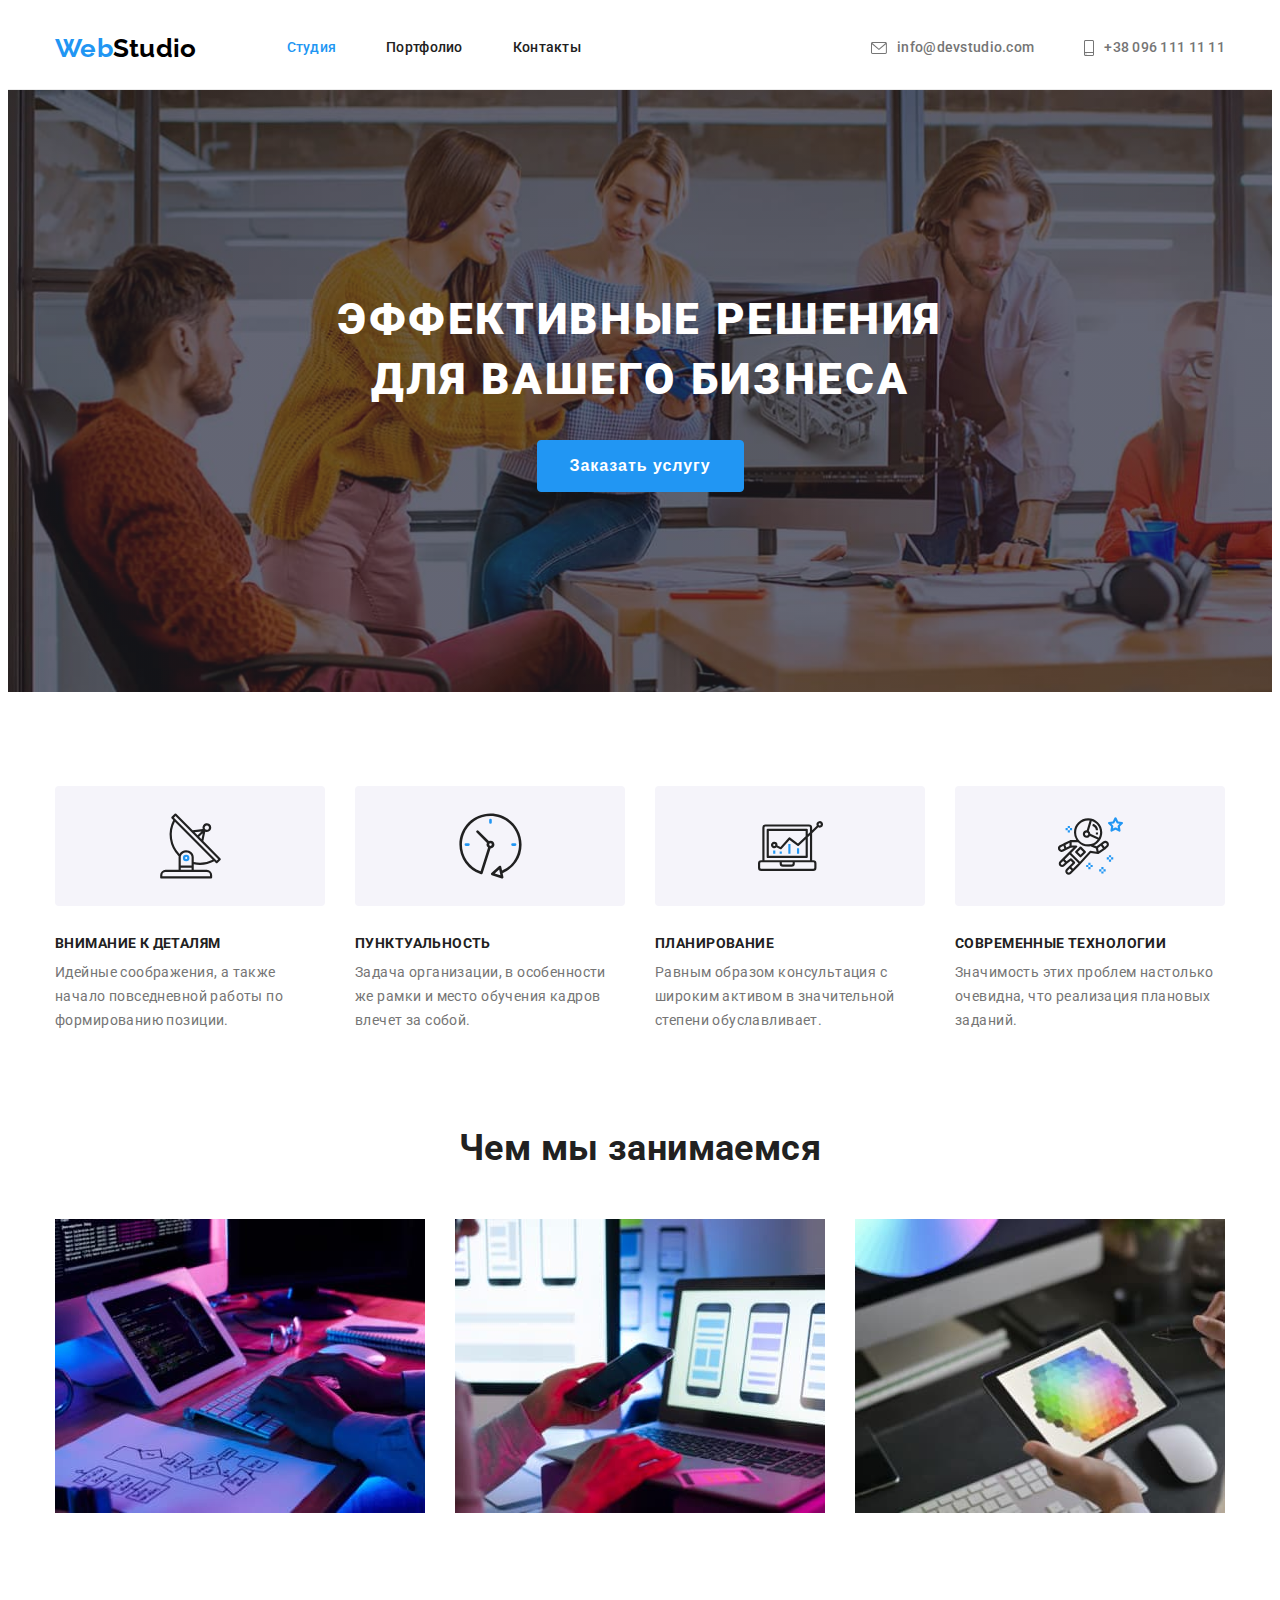
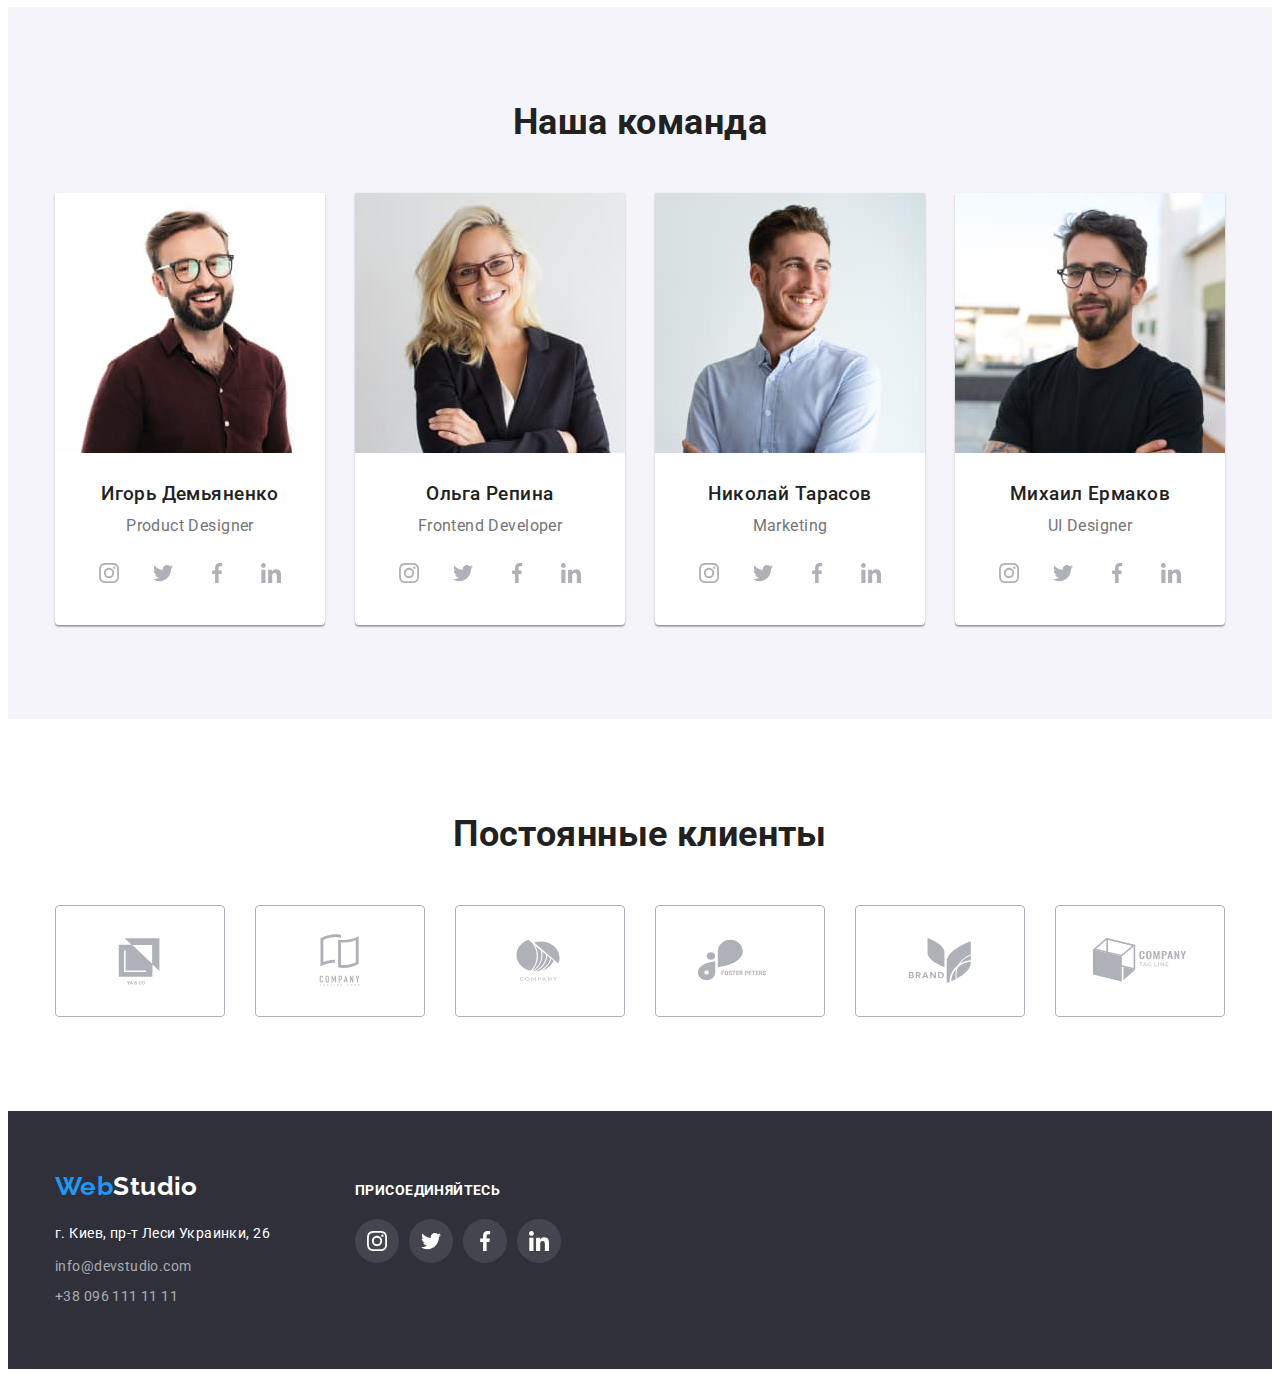
<file: index.html>
<!DOCTYPE html>
<html lang="ru">
  <head>
    <meta charset="UTF-8" />
    <meta http-equiv="X-UA-Compatible" content="IE=edge" />
    <meta name="viewport" content="width=device-width, initial-scale=1.0" />
    <link rel="preconnect" href="https://fonts.gstatic.com" />
    <link
      href="https://fonts.googleapis.com/css2?family=Raleway:wght@700&family=Roboto:wght@400;500;700;900&display=swap"
      rel="stylesheet"
    />
    <link
      rel="stylesheet"
      href="https://cdnjs.cloudflare.com/ajax/libs/modern-normalize/1.0.0/modern-normalize.min.css"
      integrity="sha512-ISS7cAi1PEhQ8jnbJpJZMd29NlhNj4AWYyLOSp2CE/CsHxTCu+r+t0D2yoJudVrd0/8fTVPUVDzY5Tvli75u/g=="
      crossorigin="anonymous"
    />
    <link rel="stylesheet" href="./css/styles.css" />
    <title>WebStudio | Студия</title>
  </head>
  <body>
    <header class="header">
      <div class="container">
        <nav class="navigation">
          <a class="logo link" href="./"><span class="accent">Web</span>Studio</a>
          <ul class="list menu">
            <li class="menu-item"><a class="link current" href="./index.html">Студия</a></li>
            <li class="menu-item"><a class="link" href="./portfolio.html">Портфолио</a></li>
            <li class="menu-item"><a class="link" href="">Контакты</a></li>
          </ul>
        </nav>
        <ul class="list contacts">
          <li class="contacts-item">
            <a class="link contacts-item-link" href="mailto:info@devstudio.com"
              ><svg width="16" height="12" class="icon contacts-icon icon-envelope">
                <use href="./images/icons/icons-bundle.svg#icon-envelope"></use>
              </svg>
              info@devstudio.com</a
            >
          </li>
          <li class="contacts-item">
            <a class="link contacts-item-link" href="tel:+380961111111"
              ><svg width="10" height="16" class="icon contacts-icon icon-smartphone">
                <use href="./images/icons/icons-bundle.svg#icon-smartphone"></use>
              </svg>
              +38 096 111 11 11</a
            >
          </li>
        </ul>
      </div>
    </header>
    <main>
      <!--Hero -->
      <section class="hero">
        <div class="container">
          <h1 class="hero-title title">Эффективные решения для вашего бизнеса</h1>
          <button class="hero-button button primary" type="button">Заказать услугу</button>
        </div>
      </section>
      <!--Characteristics-->
      <section class="qualities section">
        <div class="container">
          <h2 class="title section-title visually-hidden">Особенности</h2>
          <ul class="list flex-grid qualities-list">
            <li class="flex-grid-item qualities-list-item">
              <div class="qualities-icon-container">
                <svg width="65" height="70" class="icon qualities-icon">
                  <use href="./images/icons/icons-bundle.svg#icon-antenna"></use>
                </svg>
              </div>
              <h3 class="qualities-list-item-title title">Внимание к деталям</h3>
              <p class="qualities-list-item-text">
                Идейные соображения, а также начало повседневной работы по формированию позиции.
              </p>
            </li>
            <li class="flex-grid-item qualities-list-item">
              <div class="qualities-icon-container">
                <svg width="65" height="70" class="icon qualities-icon">
                  <use href="./images/icons/icons-bundle.svg#icon-clock"></use>
                </svg>
              </div>
              <h3 class="qualities-list-item-title title">Пунктуальность</h3>
              <p class="qualities-list-item-text">
                Задача организации, в особенности же рамки и место обучения кадров влечет за собой.
              </p>
            </li>
            <li class="flex-grid-item qualities-list-item">
              <div class="qualities-icon-container">
                <svg width="65" height="70" class="icon qualities-icon">
                  <use href="./images/icons/icons-bundle.svg#icon-diagram"></use>
                </svg>
              </div>
              <h3 class="qualities-list-item-title title">Планирование</h3>
              <p class="qualities-list-item-text">
                Равным образом консультация с широким активом в значительной степени обуславливает.
              </p>
            </li>
            <li class="flex-grid-item qualities-list-item">
              <div class="qualities-icon-container">
                <svg width="65" height="70" class="icon qualities-icon">
                  <use href="./images/icons/icons-bundle.svg#icon-astronaut"></use>
                </svg>
              </div>
              <h3 class="qualities-list-item-title title">Современные технологии</h3>
              <p class="qualities-list-item-text">
                Значимость этих проблем настолько очевидна, что реализация плановых заданий.
              </p>
            </li>
          </ul>
        </div>
      </section>
      <!--What we do-->
      <section class="section">
        <div class="container">
          <h2 class="title section-title">Чем мы занимаемся</h2>
          <ul class="list flex-grid activities-list">
            <li class="flex-grid-item activities-list-item">
              <img src="./images/box1.jpg" alt="клавиатура" width="370" />
            </li>
            <li class="flex-grid-item activities-list-item">
              <img src="./images/box2.jpg" alt="телефон" width="370" />
            </li>
            <li class="flex-grid-item activities-list-item">
              <img src="./images/box3.jpg" alt="планшет" width="370" />
            </li>
          </ul>
        </div>
      </section>
      <!--Our team-->
      <section class="team section">
        <div class="container">
          <h2 class="title section-title">Наша команда</h2>
          <ul class="list flex-grid team-list">
            <li class="flex-grid-item team-list-item">
              <img
                class="person-portrait"
                src="./images/staff/igor-demianenko.jpg"
                alt="Игорь Демьяненко"
                width="270"
              />
              <div class="person-label">
                <h3 class="person-name title">Игорь Демьяненко</h3>
                <p class="person-position">Product Designer</p>

                <ul class="list person-socials-list">
                  <li class="socials-list-item">
                    <a href="#" target="_blank" rel="noopener noreferer" class="link social-icon-link">
                      <svg width="20" height="20" class="icon social-icon">
                        <use href="./images/icons/icons-bundle.svg#icon-instagram"></use>
                      </svg>
                    </a>
                  </li>
                  <li class="socials-list-item">
                    <a href="#" target="_blank" rel="noopener noreferer" class="link social-icon-link">
                      <svg width="20" height="20" class="icon social-icon">
                        <use href="./images/icons/icons-bundle.svg#icon-twitter"></use>
                      </svg>
                    </a>
                  </li>
                  <li class="socials-list-item">
                    <a href="#" target="_blank" rel="noopener noreferer" class="link social-icon-link">
                      <svg width="20" height="20" class="icon social-icon">
                        <use href="./images/icons/icons-bundle.svg#icon-facebook"></use>
                      </svg>
                    </a>
                  </li>
                  <li class="socials-list-item">
                    <a href="#" target="_blank" rel="noopener noreferer" class="link social-icon-link">
                      <svg width="20" height="20" class="icon social-icon">
                        <use href="./images/icons/icons-bundle.svg#icon-linkedin"></use>
                      </svg>
                    </a>
                  </li>
                </ul>
              </div>
            </li>
            <li class="flex-grid-item team-list-item">
              <img class="person-portrait" src="./images/staff/olga-repina.jpg" alt="Ольга Репина" width="270" />
              <div class="person-label">
                <h3 class="person-name title">Ольга Репина</h3>
                <p class="person-position">Frontend Developer</p>
                <ul class="list person-socials-list">
                  <li class="socials-list-item">
                    <a href="#" target="_blank" rel="noopener noreferer" class="link social-icon-link">
                      <svg width="20" height="20" class="icon social-icon">
                        <use href="./images/icons/icons-bundle.svg#icon-instagram"></use>
                      </svg>
                    </a>
                  </li>
                  <li class="socials-list-item">
                    <a href="#" target="_blank" rel="noopener noreferer" class="link social-icon-link">
                      <svg width="20" height="20" class="icon social-icon">
                        <use href="./images/icons/icons-bundle.svg#icon-twitter"></use>
                      </svg>
                    </a>
                  </li>
                  <li class="socials-list-item">
                    <a href="#" target="_blank" rel="noopener noreferer" class="link social-icon-link">
                      <svg width="20" height="20" class="icon social-icon">
                        <use href="./images/icons/icons-bundle.svg#icon-facebook"></use>
                      </svg>
                    </a>
                  </li>
                  <li class="socials-list-item">
                    <a href="#" target="_blank" rel="noopener noreferer" class="link social-icon-link">
                      <svg width="20" height="20" class="icon social-icon">
                        <use href="./images/icons/icons-bundle.svg#icon-linkedin"></use>
                      </svg>
                    </a>
                  </li>
                </ul>
              </div>
            </li>
            <li class="flex-grid-item team-list-item">
              <img class="person-portrait" src="./images/staff/nikolai-tarasov.jpg" alt="Николай Тарасов" width="270" />
              <div class="person-label">
                <h3 class="person-name title">Николай Тарасов</h3>
                <p class="person-position">Marketing</p>

                <ul class="list person-socials-list">
                  <li class="socials-list-item">
                    <a href="#" target="_blank" rel="noopener noreferer" class="link social-icon-link">
                      <svg width="20" height="20" class="icon social-icon">
                        <use href="./images/icons/icons-bundle.svg#icon-instagram"></use>
                      </svg>
                    </a>
                  </li>
                  <li class="socials-list-item">
                    <a href="#" target="_blank" rel="noopener noreferer" class="link social-icon-link">
                      <svg width="20" height="20" class="icon social-icon">
                        <use href="./images/icons/icons-bundle.svg#icon-twitter"></use>
                      </svg>
                    </a>
                  </li>
                  <li class="socials-list-item">
                    <a href="#" target="_blank" rel="noopener noreferer" class="link social-icon-link">
                      <svg width="20" height="20" class="icon social-icon">
                        <use href="./images/icons/icons-bundle.svg#icon-facebook"></use>
                      </svg>
                    </a>
                  </li>
                  <li class="socials-list-item">
                    <a href="#" target="_blank" rel="noopener noreferer" class="link social-icon-link">
                      <svg width="20" height="20" class="icon social-icon">
                        <use href="./images/icons/icons-bundle.svg#icon-linkedin"></use>
                      </svg>
                    </a>
                  </li>
                </ul>
              </div>
            </li>
            <li class="flex-grid-item team-list-item">
              <img class="person-portrait" src="./images/staff/mihail-ermakov.jpg" alt="Михаил Ермаков" width="270" />
              <div class="person-label">
                <h3 class="person-name title">Михаил Ермаков</h3>
                <p class="person-position">UI Designer</p>
                <ul class="list person-socials-list">
                  <li class="socials-list-item">
                    <a href="#" target="_blank" rel="noopener noreferer" class="link social-icon-link">
                      <svg width="20" height="20" class="icon social-icon">
                        <use href="./images/icons/icons-bundle.svg#icon-instagram"></use>
                      </svg>
                    </a>
                  </li>
                  <li class="socials-list-item">
                    <a href="#" target="_blank" rel="noopener noreferer" class="link social-icon-link">
                      <svg width="20" height="20" class="icon social-icon">
                        <use href="./images/icons/icons-bundle.svg#icon-twitter"></use>
                      </svg>
                    </a>
                  </li>
                  <li class="socials-list-item">
                    <a href="#" target="_blank" rel="noopener noreferer" class="link social-icon-link">
                      <svg width="20" height="20" class="icon social-icon">
                        <use href="./images/icons/icons-bundle.svg#icon-facebook"></use>
                      </svg>
                    </a>
                  </li>
                  <li class="socials-list-item">
                    <a href="#" target="_blank" rel="noopener noreferer" class="link social-icon-link">
                      <svg width="20" height="20" class="icon social-icon">
                        <use href="./images/icons/icons-bundle.svg#icon-linkedin"></use>
                      </svg>
                    </a>
                  </li>
                </ul>
              </div>
            </li>
          </ul>
        </div>
      </section>
      <section class="section clients-section">
        <div class="container">
          <h2 class="title section-title">Постоянные клиенты</h2>
          <ul class="list clients-list flex-grid">
            <li class="flex-grid-item clients-list-item">
              <a href="#" target="_blank" rel="noopener noreferer" class="link"
                ><svg class="client-logo-icon" width="106" height="60">
                  <use href="./images/icons/icons-bundle.svg#icon-logo-1"></use>
                </svg>
              </a>
            </li>
            <li class="flex-grid-item clients-list-item">
              <a href="#" target="_blank" rel="noopener noreferer" class="link"
                ><svg class="client-logo-icon" width="106" height="60">
                  <use href="./images/icons/icons-bundle.svg#icon-logo-2"></use>
                </svg>
              </a>
            </li>
            <li class="flex-grid-item clients-list-item">
              <a href="#" target="_blank" rel="noopener noreferer" class="link"
                ><svg class="client-logo-icon" width="106" height="60">
                  <use href="./images/icons/icons-bundle.svg#icon-logo-3"></use>
                </svg>
              </a>
            </li>
            <li class="flex-grid-item clients-list-item">
              <a href="#" target="_blank" rel="noopener noreferer" class="link"
                ><svg class="client-logo-icon" width="106" height="60">
                  <use href="./images/icons/icons-bundle.svg#icon-logo-4"></use>
                </svg>
              </a>
            </li>
            <li class="flex-grid-item clients-list-item">
              <a href="#" target="_blank" rel="noopener noreferer" class="link"
                ><svg class="client-logo-icon" width="106" height="60">
                  <use href="./images/icons/icons-bundle.svg#icon-logo-5"></use>
                </svg>
              </a>
            </li>
            <li class="flex-grid-item clients-list-item">
              <a href="#" target="_blank" rel="noopener noreferer" class="link"
                ><svg class="client-logo-icon" width="106" height="60">
                  <use href="./images/icons/icons-bundle.svg#icon-logo-6"></use>
                </svg>
              </a>
            </li>
          </ul>
        </div>
      </section>
    </main>
    <footer class="footer">
      <div class="container footer-container">
        <div class="address-container">
          <a class="logo link" href="./"><span class="accent">Web</span>Studio</a>
          <address class="address">
            <p class="address-item">г. Киев, пр-т Леси Украинки, 26</p>
            <ul class="list contacts">
              <li class="contacts-item">
                <a class="link" href="mailto:info@devstudio.com">info@devstudio.com</a>
              </li>
              <li class="contacts-item">
                <a class="link" href="tel:+380961111111">+38 096 111 11 11</a>
              </li>
            </ul>
          </address>
        </div>
        <div class="join-us-container">
          <h2 class="join-us-header">присоединяйтесь</h2>
          <ul class="list socials-list">
            <li class="socials-list-item">
              <a href="#" target="_blank" rel="noopener noreferer" class="link social-icon-link">
                <svg width="20" height="20" class="icon social-icon">
                  <use href="./images/icons/icons-bundle.svg#icon-instagram"></use>
                </svg>
              </a>
            </li>
            <li class="socials-list-item">
              <a href="#" target="_blank" rel="noopener noreferer" class="link social-icon-link">
                <svg width="20" height="20" class="icon social-icon">
                  <use href="./images/icons/icons-bundle.svg#icon-twitter"></use>
                </svg>
              </a>
            </li>
            <li class="socials-list-item">
              <a href="#" target="_blank" rel="noopener noreferer" class="link social-icon-link">
                <svg width="20" height="20" class="icon social-icon">
                  <use href="./images/icons/icons-bundle.svg#icon-facebook"></use>
                </svg>
              </a>
            </li>
            <li class="socials-list-item">
              <a href="#" target="_blank" rel="noopener noreferer" class="link social-icon-link">
                <svg width="20" height="20" class="icon social-icon">
                  <use href="./images/icons/icons-bundle.svg#icon-linkedin"></use>
                </svg>
              </a>
            </li>
          </ul>
        </div>
      </div>
    </footer>
  </body>
</html>
</file>
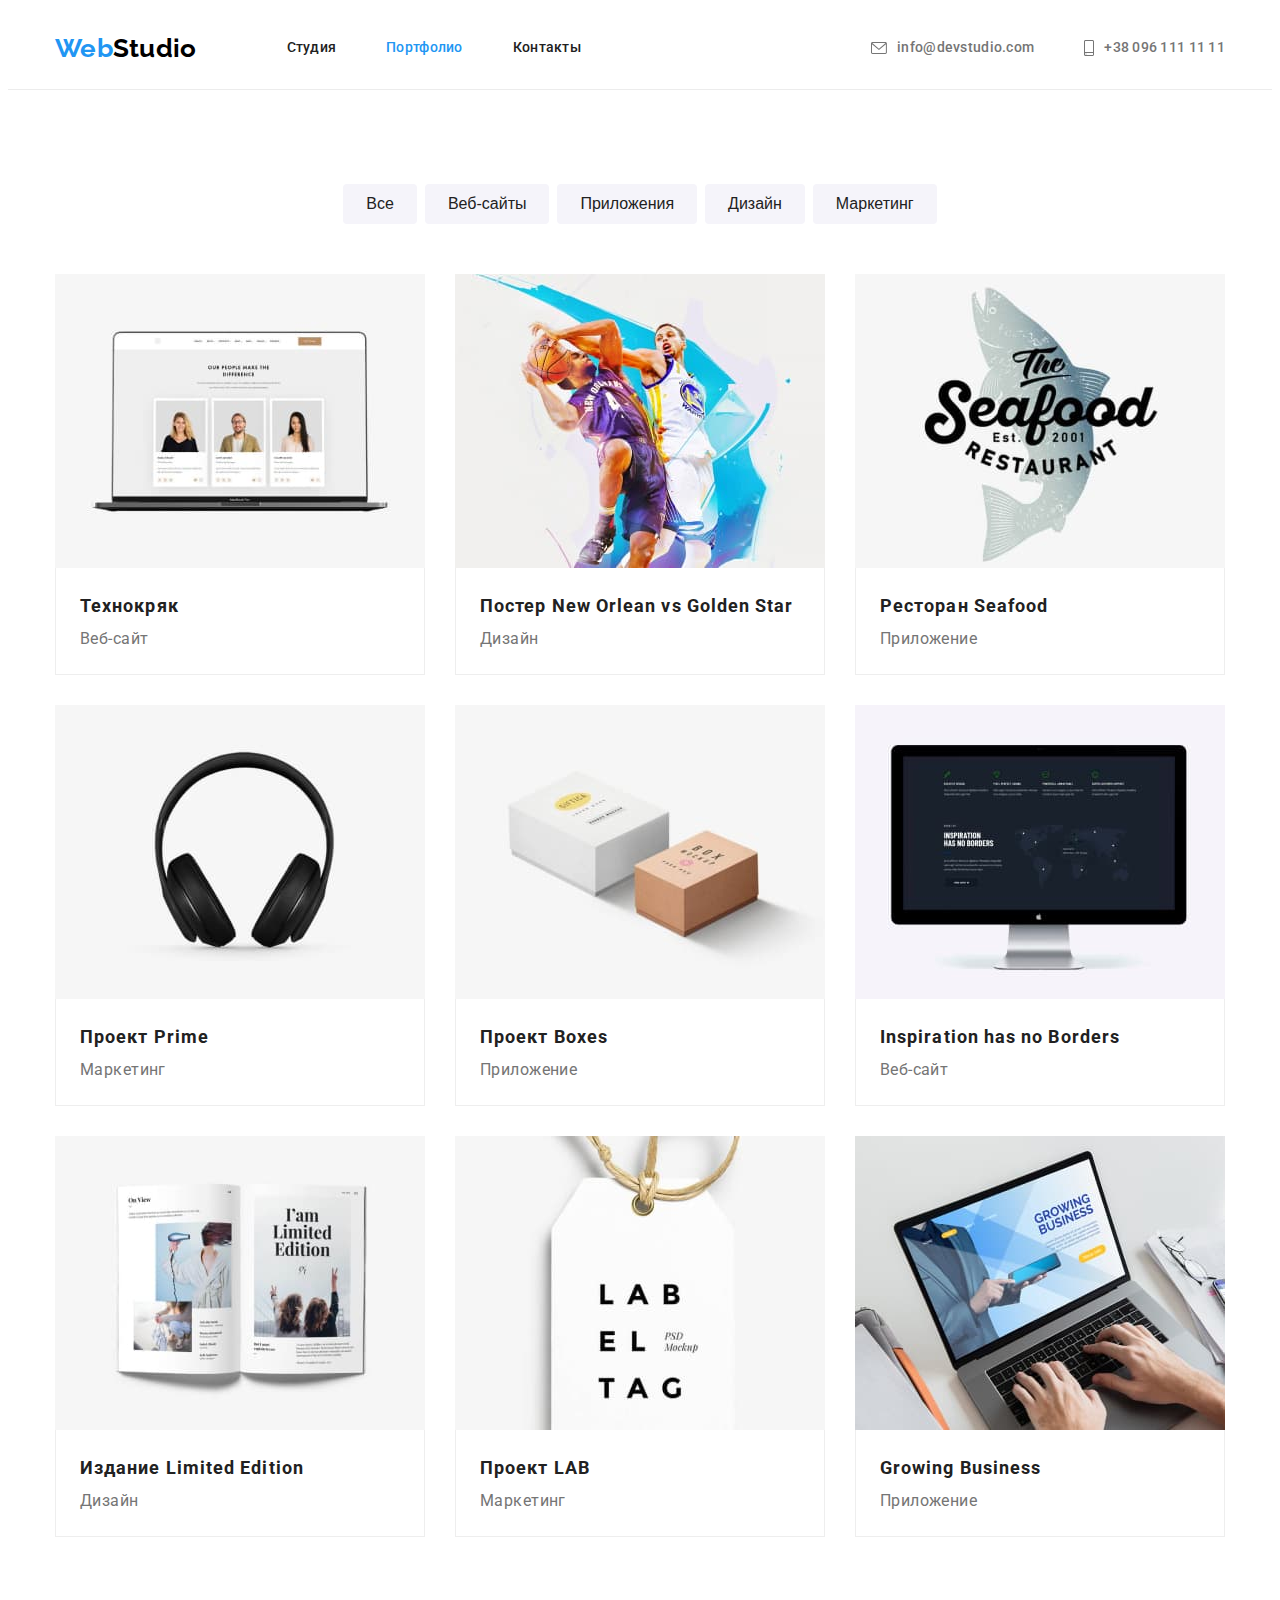
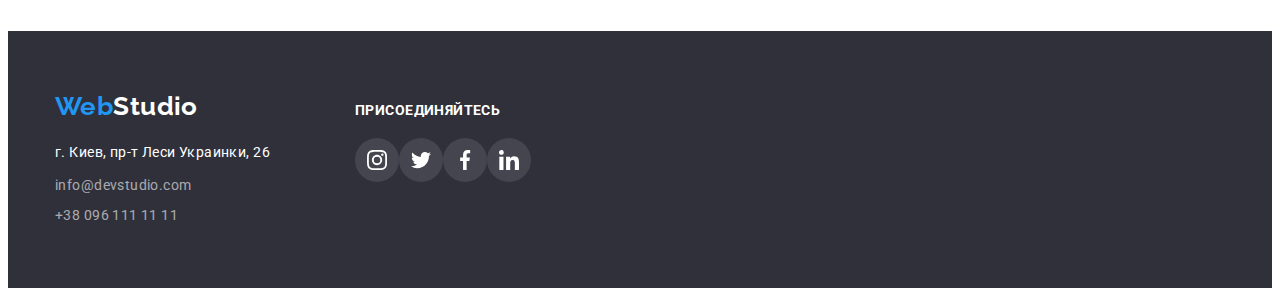
<file: portfolio.html>
<!DOCTYPE html>
<html lang="ru">
  <head>
    <meta charset="UTF-8" />
    <meta http-equiv="X-UA-Compatible" content="IE=edge" />
    <meta name="viewport" content="width=device-width, initial-scale=1.0" />
    <link rel="preconnect" href="https://fonts.gstatic.com" />
    <link
      href="https://fonts.googleapis.com/css2?family=Raleway:wght@700&family=Roboto:wght@400;500;700;900&display=swap"
      rel="stylesheet"
    />
    <link
      rel="stylesheet"
      href="https://cdnjs.cloudflare.com/ajax/libs/modern-normalize/1.0.0/modern-normalize.min.css"
      integrity="sha512-ISS7cAi1PEhQ8jnbJpJZMd29NlhNj4AWYyLOSp2CE/CsHxTCu+r+t0D2yoJudVrd0/8fTVPUVDzY5Tvli75u/g=="
      crossorigin="anonymous"
    />
    <link rel="stylesheet" href="./css/styles.css" />
    <title>WebStudio | Портфолио</title>
  </head>
  <body>
    <header class="header">
      <div class="container">
        <nav class="navigation">
          <a class="logo link" href="./"><span class="accent">Web</span>Studio</a>
          <ul class="list menu">
            <li class="menu-item"><a class="link" href="./index.html">Студия</a></li>
            <li class="menu-item"><a class="link current" href="./portfolio.html">Портфолио</a></li>
            <li class="menu-item"><a class="link" href="">Контакты</a></li>
          </ul>
        </nav>
        <ul class="list contacts">
          <li class="contacts-item">
            <a class="link contacts-item-link" href="mailto:info@devstudio.com"
              ><svg width="16" height="12" class="icon contacts-icon icon-envelope">
                <use href="./images/icons/icons-bundle.svg#icon-envelope"></use>
              </svg>
              info@devstudio.com</a
            >
          </li>
          <li class="contacts-item">
            <a class="link contacts-item-link" href="tel:+380961111111"
              ><svg width="10" height="16" class="icon contacts-icon icon-smartphone">
                <use href="./images/icons/icons-bundle.svg#icon-smartphone"></use>
              </svg>
              +38 096 111 11 11</a
            >
          </li>
        </ul>
      </div>
    </header>
    <main>
      <section class="section">
        <div class="container">
          <h1 class="title visually-hidden">Портфолио</h1>
          <ul class="list filter-list">
            <li class="filter-list-item"><button class="button" type="button">Все</button></li>
            <li class="filter-list-item"><button class="button" type="button">Веб-сайты</button></li>
            <li class="filter-list-item"><button class="button" type="button">Приложения</button></li>
            <li class="filter-list-item"><button class="button" type="button">Дизайн</button></li>
            <li class="filter-list-item"><button class="button" type="button">Маркетинг</button></li>
          </ul>
          <ul class="list flex-grid projects-list">
            <li class="flex-grid-item project-item">
              <a class="link project-link" target="_blank" rel="noopener noreferer" href="">
                <img class="project-image" src="./images/portfolio/img-1.jpg" alt="ноутбук" />
                <div class="project-label">
                  <h2 class="project-name title">Технокряк</h2>
                  <p class="project-category">Веб-сайт</p>
                </div>
              </a>
            </li>
            <li class="flex-grid-item project-item">
              <a class="link project-link" target="_blank" rel="noopener noreferer" href="">
                <img class="project-image" src="./images/portfolio/img-2.jpg" alt="баскетболисты" width="370" />
                <div class="project-label">
                  <h2 class="project-name title">Постер New Orlean vs Golden Star</h2>
                  <p class="project-category">Дизайн</p>
                </div>
              </a>
            </li>
            <li class="flex-grid-item project-item">
              <a class="link project-link" target="_blank" rel="noopener noreferer" href="">
                <img class="project-image" src="./images/portfolio/img-3.jpg" alt="лого ресторана" width="370" />
                <div class="project-label">
                  <h2 class="project-name title">Ресторан Seafood</h2>
                  <p class="project-category">Приложение</p>
                </div>
              </a>
            </li>
            <li class="flex-grid-item project-item">
              <a class="link project-link" target="_blank" rel="noopener noreferer" href="">
                <img class="project-image" src="./images/portfolio/img-4.jpg" alt="наушники" width="370" />
                <div class="project-label">
                  <h2 class="project-name title">Проект Prime</h2>
                  <p class="project-category">Маркетинг</p>
                </div>
              </a>
            </li>
            <li class="flex-grid-item project-item">
              <a class="link project-link" target="_blank" rel="noopener noreferer" href="">
                <img class="project-image" src="./images/portfolio/img-5.jpg" alt="коробки" width="370" />
                <div class="project-label">
                  <h2 class="project-name title">Проект Boxes</h2>
                  <p class="project-category">Приложение</p>
                </div>
              </a>
            </li>
            <li class="flex-grid-item project-item">
              <a class="link project-link" target="_blank" rel="noopener noreferer" href="">
                <img class="project-image" src="./images/portfolio/img-6.jpg" alt="монитор" width="370" />
                <div class="project-label">
                  <h2 class="project-name title">Inspiration has no Borders</h2>
                  <p class="project-category">Веб-сайт</p>
                </div>
              </a>
            </li>
            <li class="flex-grid-item project-item">
              <a class="link project-link" target="_blank" rel="noopener noreferer" href="">
                <img class="project-image" src="./images/portfolio/img-7.jpg" alt="книга" width="370" />
                <div class="project-label">
                  <h2 class="project-name title">Издание Limited Edition</h2>
                  <p class="project-category">Дизайн</p>
                </div>
              </a>
            </li>
            <li class="flex-grid-item project-item">
              <a class="link project-link" target="_blank" rel="noopener noreferer" href="">
                <img class="project-image" src="./images/portfolio/img-8.jpg" alt="бирка" width="370" />
                <div class="project-label">
                  <h2 class="project-name title">Проект LAB</h2>
                  <p class="project-category">Маркетинг</p>
                </div>
              </a>
            </li>
            <li class="flex-grid-item project-item">
              <a class="link project-link" target="_blank" rel="noopener noreferer" href="">
                <img class="project-image" src="./images/portfolio/img-9.jpg" alt="ноутбук" width="370" />
                <div class="project-label">
                  <h2 class="project-name title">Growing Business</h2>
                  <p class="project-category">Приложение</p>
                </div>
              </a>
            </li>
          </ul>
        </div>
      </section>
    </main>
    <footer class="footer">
      <div class="container footer-container">
        <div class="address-container">
          <a class="logo link" href="./"><span class="accent">Web</span>Studio</a>
          <address class="address">
            <p class="address-item">г. Киев, пр-т Леси Украинки, 26</p>
            <ul class="list contacts">
              <li class="contacts-item">
                <a class="link" href="mailto:info@devstudio.com">info@devstudio.com</a>
              </li>
              <li class="contacts-item">
                <a class="link" href="tel:+380961111111">+38 096 111 11 11</a>
              </li>
            </ul>
          </address>
        </div>
        <div class="join-us-container">
          <h2 class="join-us-header">присоединяйтесь</h2>
          <div class="socials-container">
            <ul class="list socials-list">
              <li>
                <a href="#" target="_blank" rel="noopener noreferer" class="link social-icon-link">
                  <svg width="20" height="20" class="icon social-icon">
                    <use href="./images/icons/icons-bundle.svg#icon-instagram"></use>
                  </svg>
                </a>
              </li>
              <li>
                <a href="#" target="_blank" rel="noopener noreferer" class="link social-icon-link">
                  <svg width="20" height="20" class="icon social-icon">
                    <use href="./images/icons/icons-bundle.svg#icon-twitter"></use>
                  </svg>
                </a>
              </li>
              <li>
                <a href="#" target="_blank" rel="noopener noreferer" class="link social-icon-link">
                  <svg width="20" height="20" class="icon social-icon">
                    <use href="./images/icons/icons-bundle.svg#icon-facebook"></use>
                  </svg>
                </a>
              </li>
              <li>
                <a href="#" target="_blank" rel="noopener noreferer" class="link social-icon-link">
                  <svg width="20" height="20" class="icon social-icon">
                    <use href="./images/icons/icons-bundle.svg#icon-linkedin"></use>
                  </svg>
                </a>
              </li>
            </ul>
          </div>
        </div>
      </div>
    </footer>
  </body>
</html>
</file>
<file: css/styles.css>
:root {
  --accent-color: #2196f3;
  --logo-header-color: #000000;
  --title-text-color: #212121;
  --primary-text-color: #757575;
  --header-border-color: #ececec;
  --primary-icon-color: #afb1b8;
  --hero-overlay-background-color: rgba(47, 48, 58, 0.4);
  --portfolio-border-color: #eeeeee;
  --primary-button-text-color: #ffffff;
  --footer-secondary-text-color: rgba(255, 255, 255, 0.6);
  --footer-icon-background-color: rgba(255, 255, 255, 0.1);
  --background-primary-color: #ffffff;
  --background-secondary-color: #f5f4fa;
  --background-dark-primary-text-color: #ffffff;
  --background-dark-color: #2f303a;
  --logo-font-family: 'Raleway', sans-serif;
  --primary-font-family: 'Roboto', sans-serif;
  --flex-grid-margin: 30px;
}

html {
  box-sizing: border-box;
}

*,
*::before,
*::after {
  box-sizing: inherit;
}

body {
  font-family: var(--primary-font-family);
  font-size: 14px;
  line-height: 1.71;
  letter-spacing: 0.03em;

  color: var(--primary-text-color);
  background-color: var(--background-primary-color);
}

h1,
h2,
h3,
h4,
h5,
h6,
p {
  margin: 0;
}

img {
  display: block;
  max-width: 100%;
  height: auto;
}

.container {
  width: 1200px;
  margin: 0 auto;
  padding-left: 15px;
  padding-right: 15px;
}

.visually-hidden {
  position: absolute !important;
  clip: rect(1px, 1px, 1px, 1px);
  padding: 0 !important;
  border: 0 !important;
  height: 1px !important;
  width: 1px !important;
  overflow: hidden;
}

.title {
  margin: 0;
  padding: 0;
  color: var(--title-text-color);
}

.button {
  font-size: 16px;
  line-height: 1.62;
  font-weight: 500;
  display: inline-block;
  text-align: center;
  padding: 6px 22px;
  border: 1px solid transparent;
  border-radius: 4px;
  color: var(--title-text-color);
  background-color: var(--background-secondary-color);
  cursor: pointer;
}

.button.primary,
.button:focus,
.button:hover {
  border-color: var(--accent-color);
  color: var(--primary-button-text-color);
  background-color: var(--accent-color);
  box-shadow: 0px 3px 1px rgba(0, 0, 0, 0.1), 0px 1px 2px rgba(0, 0, 0, 0.08), 0px 2px 2px rgba(0, 0, 0, 0.12);
}

.link {
  color: inherit;
  text-decoration: none;
}

.link:hover,
.link:focus {
  color: var(--accent-color);
}

.list {
  list-style: none;
  padding-left: 0;
  margin: 0;
}

.logo {
  font-family: var(--logo-font-family);
  font-weight: 700;
  font-size: 26px;
  line-height: 1.19;

  color: var(--logo-header-color);
}

.accent,
.current {
  color: var(--accent-color);
}

.flex-grid {
  display: flex;
  flex-wrap: wrap;
  margin-top: calc(-1 * var(--flex-grid-margin));
  margin-left: calc(-1 * var(--flex-grid-margin));
}

.flex-grid-item {
  margin-top: var(--flex-grid-margin);
  margin-left: var(--flex-grid-margin);
}

.header {
  font-weight: 500;
  line-height: 1.14;
  letter-spacing: 0.02em;
  border-bottom: 1px solid var(--header-border-color);
}
.header > .container {
  display: flex;
  align-items: center;
  padding-top: 25px;
  padding-bottom: 25px;
}

.section {
  padding-top: 94px;
  padding-bottom: 94px;
}

.section-title {
  margin-bottom: 50px;
  font-size: 36px;
  line-height: 1.17;
  text-align: center;
}

.navigation {
  display: flex;
  margin-right: auto;
}

.navigation .logo {
  margin-right: 90px;
}
.menu {
  display: flex;
  align-items: center;
}

.contacts-item-link {
  display: flex;
  align-items: center;
}

.menu-item:not(:last-child),
.header .contacts-item:not(:last-child) {
  margin-right: 50px;
}

.header .contacts {
  display: flex;
  align-items: center;
}

.contacts-icon {
  --color3: currentColor;
  margin-right: 10px;
}

.logo.link:hover,
.logo.link:focus {
  color: inherit;
}
.navigation {
  color: var(--title-text-color);
}

.hero {
  padding-top: 200px;
  padding-bottom: 200px;
  max-width: 1600px;
  margin-left: auto;
  margin-right: auto;

  background-color: var(--background-dark-color);
  background-image: linear-gradient(
      to right,
      var(--hero-overlay-background-color),
      var(--hero-overlay-background-color)
    ),
    url('../images/hero-overlay.jpg');
  background-repeat: no-repeat;
  background-size: cover;
}

.hero .container {
  text-align: center;
  width: 700px;
}

.hero-title {
  margin-bottom: 30px;
  font-weight: 900;
  font-size: 44px;
  line-height: 1.36;
  letter-spacing: 0.06em;
  text-transform: uppercase;
  color: var(--background-dark-primary-text-color);
}

.button.hero-button {
  font-weight: 700;
  padding: 10px 32px;
  font-size: 16px;
  line-height: 1.87;
  letter-spacing: 0.06em;
  box-shadow: none;
}

.qualities.section {
  padding-bottom: 0;
}

.qualities-list-item {
  flex-basis: calc((100% - 4 * var(--flex-grid-margin)) / 4);
}

.qualities-list-item-title {
  margin-bottom: 10px;
  font-size: 14px;

  line-height: 1.14;
  letter-spacing: 0.03em;
  text-transform: uppercase;
}

.qualities-icon-container {
  display: flex;
  justify-content: center;
  padding-top: 25px;
  padding-bottom: 25px;
  margin-bottom: 30px;
  background-color: var(--background-secondary-color);
  border-radius: 4px;
}

.activities-list-item {
  flex-basis: calc((100% - 3 * var(--flex-grid-margin)) / 3);
}

.team {
  font-size: 16px;
  line-height: 1.19;
  text-align: center;
  background-color: var(--background-secondary-color);
}

.team-list-item {
  flex-basis: calc((100% - 4 * var(--flex-grid-margin)) / 4);
  background-color: var(--background-primary-color);
  box-shadow: 0px 1px 3px rgba(0, 0, 0, 0.12), 0px 1px 1px rgba(0, 0, 0, 0.14), 0px 2px 1px rgba(0, 0, 0, 0.2);
  border-radius: 0px 0px 4px 4px;
}

.person-label {
  padding: 30px 32px;
}

.person-name {
  font-weight: 500;
  margin-bottom: 10px;
}

.person-position {
  margin-bottom: 16px;
}

.person-socials-list {
  display: flex;
  justify-content: center;
}

.socials-list-item:not(:last-child) {
  margin-right: 10px;
}

.social-icon-link {
  display: flex;
  width: 44px;
  height: 44px;
  border-radius: 50%;
  align-items: center;
  justify-content: center;
  color: var(--primary-icon-color);
}

.social-icon-link:not(:last-child) {
}

.social-icon-link:hover,
.social-icon-link:focus {
  color: var(--background-primary-color);
  background-color: var(--accent-color);
}

.social-icon {
  --color4: currentColor;
}

.filter-list {
  display: flex;
  justify-content: center;
  margin-bottom: 50px;
  font-weight: 500;
  font-size: 16px;
  line-height: 1.62;
}

.filter-list-item:not(:last-child) {
  margin-right: 8px;
}

.project-label {
  padding: 20px 24px;
  border-right: 1px solid var(--portfolio-border-color);
  border-bottom: 1px solid var(--portfolio-border-color);
  border-left: 1px solid var(--portfolio-border-color);
}

.project-item {
  flex-basis: calc((100% - 3 * var(--flex-grid-margin)) / 3);
}

.project-link {
  display: block;
}

.project-link:hover,
.project-link:focus {
  color: inherit;
  box-shadow: 0px 1px 1px rgba(0, 0, 0, 0.12), 0px 4px 4px rgba(0, 0, 0, 0.06), 1px 4px 6px rgba(0, 0, 0, 0.16);
}

.project-name {
  font-size: 18px;
  line-height: 2;
  letter-spacing: 0.06em;
}

.project-category {
  font-size: 16px;
  line-height: 1.87;
}

.clients-list-item {
  flex-basis: calc((100% - 6 * var(--flex-grid-margin)) / 6);
}

.clients-list-item .link {
  display: flex;
  padding-top: 25px;
  padding-bottom: 25px;
  justify-content: center;

  border: 1px solid var(--primary-icon-color);
  border-radius: 4px;
  color: var(--primary-icon-color);
}

.clients-list-item .link:hover,
.clients-list-item .link:focus {
  border-color: var(--accent-color);
  color: var(--accent-color);
}
.client-logo-icon {
  --color4: currentColor;
}

.footer {
  padding-top: 60px;
  padding-bottom: 60px;
  color: var(--background-dark-primary-text-color);
  background-color: var(--background-dark-color);
}

.footer-container {
  display: flex;
  align-items: baseline;
}

.address-container {
  width: 270px;
  margin-right: 30px;
}

.footer .logo.link {
  color: inherit;
  display: inline-block;
  margin-bottom: 20px;
}

.address {
  color: var(--footer-secondary-text-color);
  font-style: normal;
}

.address-item {
  color: var(--background-dark-primary-text-color);
  margin-bottom: 9px;
}

.footer .contacts-item:not(:last-child) {
  margin-bottom: 6px;
}

.join-us-container {
  width: 270px;
}

.join-us-header {
  font-size: 14px;
  line-height: 1.14;
  text-transform: uppercase;
  margin-bottom: 20px;
}

.socials-list {
  display: flex;
}

.footer .social-icon-link {
  background-color: var(--footer-icon-background-color);
  color: var(--background-dark-primary-text-color);
}
.footer .social-icon-link:hover,
.footer .social-icon-link:focus {
  background-color: var(--accent-color);
}
</file>
